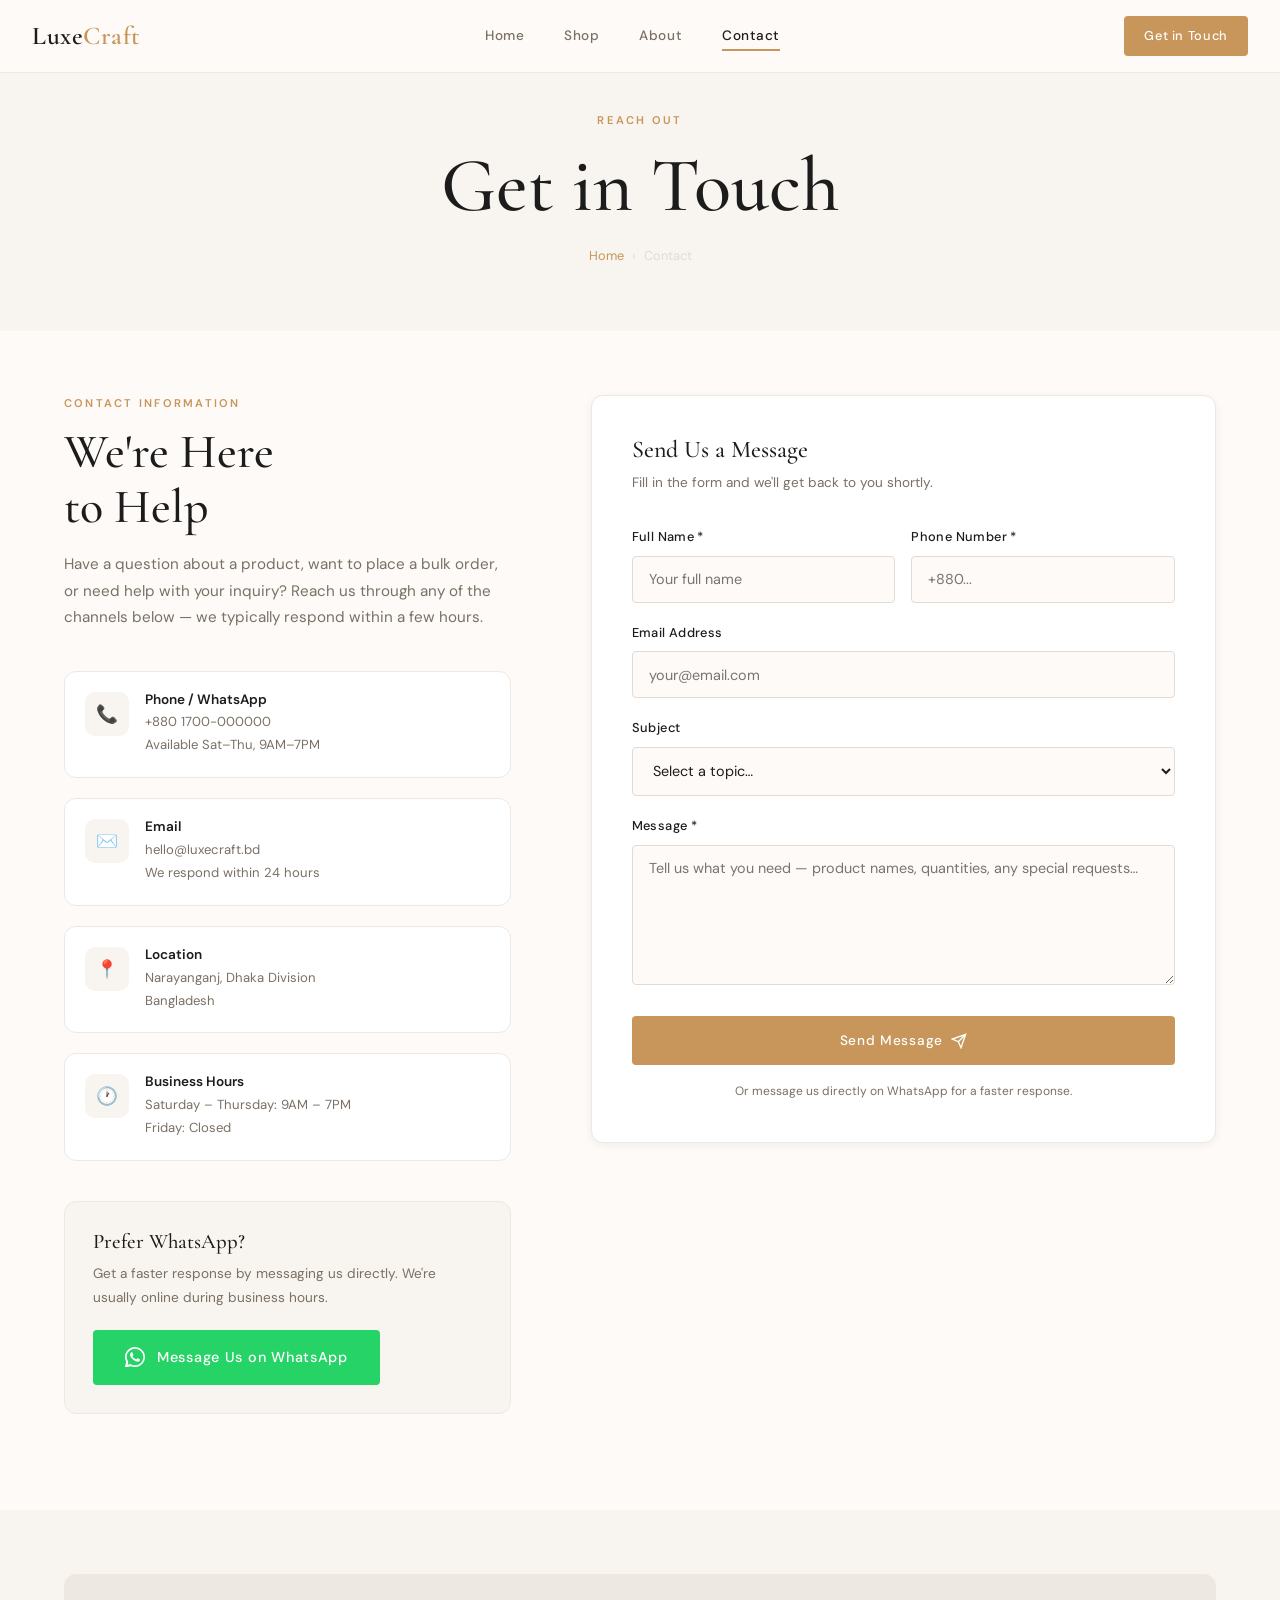
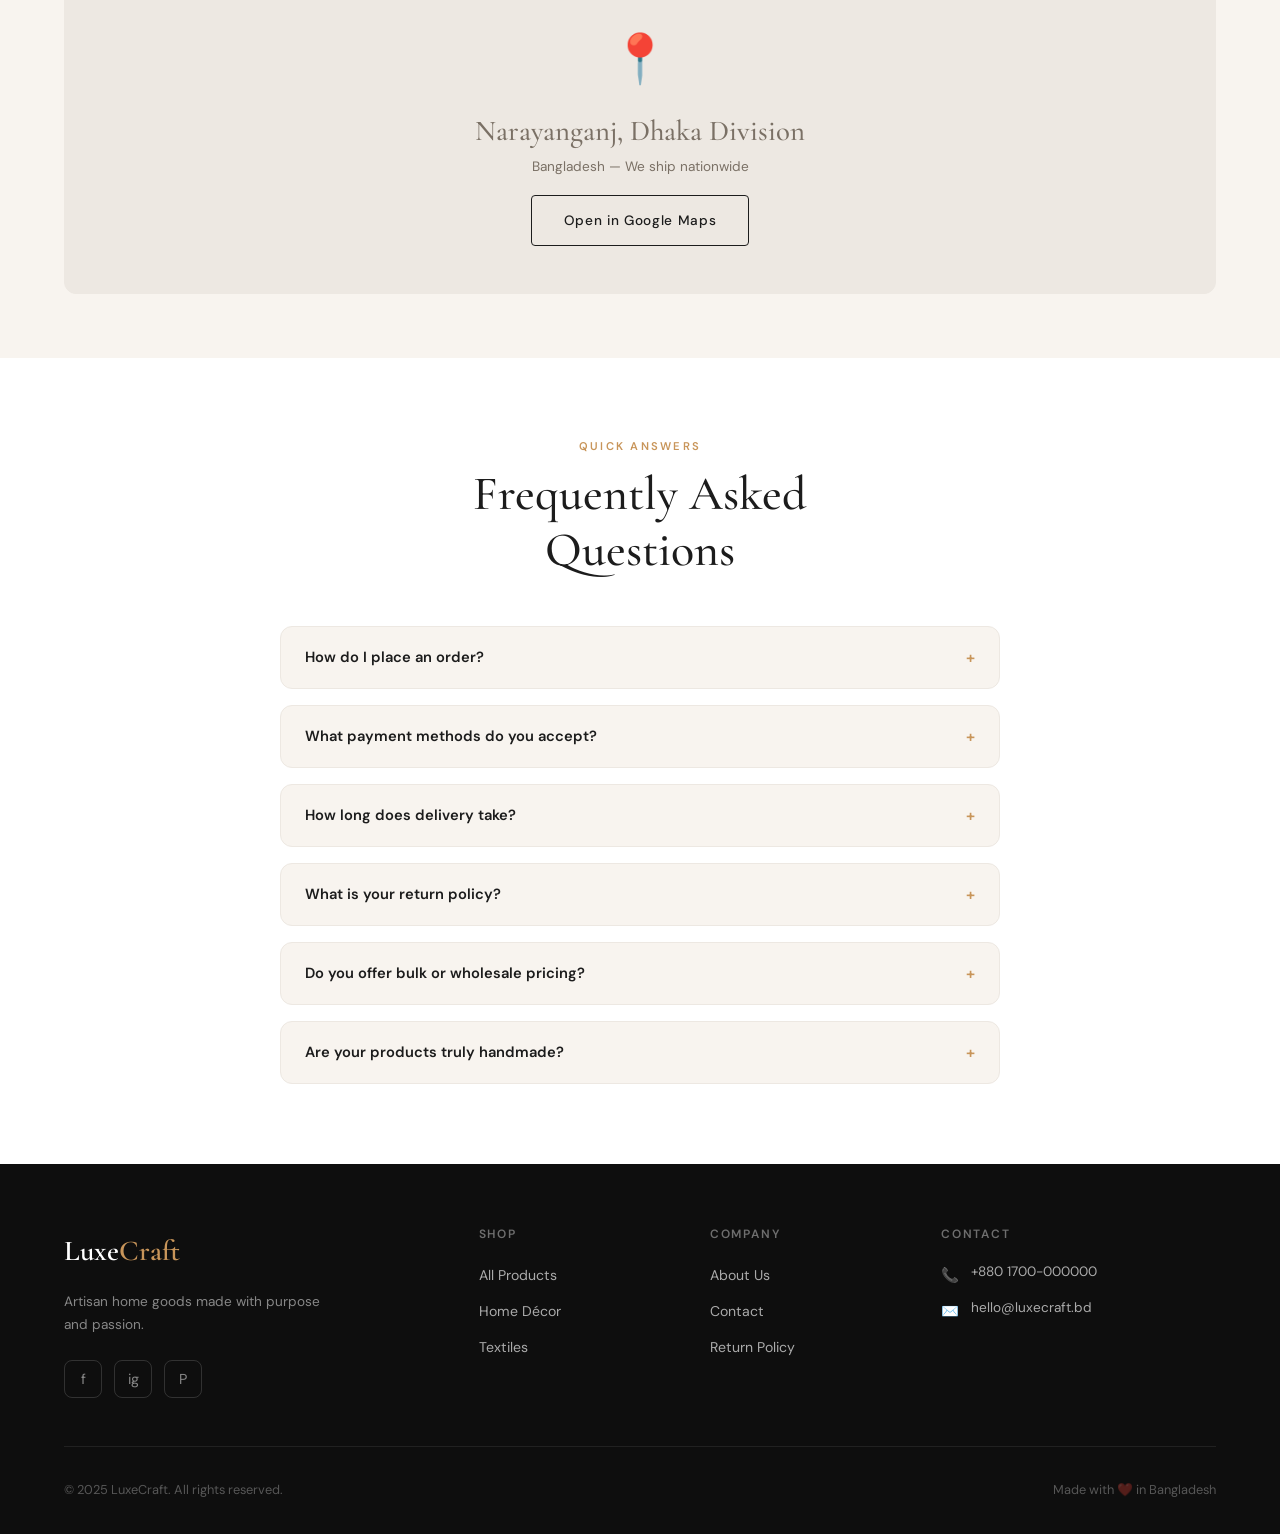
<file: contact.html>
<!DOCTYPE html>
<html lang="en">
<head>
  <meta charset="UTF-8">
  <meta name="viewport" content="width=device-width, initial-scale=1.0">
  <title>Contact Us – LuxeCraft</title>
  <meta name="description" content="Get in touch with LuxeCraft. Send an inquiry, place an order, or chat with us on WhatsApp.">
  <link rel="stylesheet" href="style.css">
</head>
<body>

<nav class="navbar">
  <div class="nav-inner">
    <a href="index.html" class="nav-logo">Luxe<span>Craft</span></a>
    <div class="nav-links">
      <a href="index.html">Home</a>
      <a href="products.html">Shop</a>
      <a href="about.html">About</a>
      <a href="contact.html">Contact</a>
    </div>
    <div class="nav-actions">
      <a href="contact.html" class="btn btn-primary" style="padding:0.6rem 1.25rem;font-size:0.8rem;">Get in Touch</a>
    </div>
    <button class="nav-hamburger" aria-label="Toggle menu">
      <span></span><span></span><span></span>
    </button>
  </div>
</nav>
<div class="mobile-menu">
  <a href="index.html">Home</a>
  <a href="products.html">Shop All Products</a>
  <a href="about.html">About Us</a>
  <a href="contact.html">Contact</a>
</div>

<div class="page-header">
  <div class="container">
    <span class="section-label">Reach Out</span>
    <h1>Get in Touch</h1>
    <div class="breadcrumb">
      <a href="index.html">Home</a>
      <span>›</span>
      <span>Contact</span>
    </div>
  </div>
</div>

<div class="contact-page">
  <div class="container">
    <div class="contact-grid">

      <!-- Contact Info -->
      <div class="contact-info">
        <span class="section-label">Contact Information</span>
        <h2>We're Here<br>to Help</h2>
        <p>Have a question about a product, want to place a bulk order, or need help with your inquiry? Reach us through any of the channels below — we typically respond within a few hours.</p>

        <div class="contact-methods">
          <div class="contact-method">
            <div class="contact-method-icon">📞</div>
            <div>
              <h4>Phone / WhatsApp</h4>
              <p>+880 1700-000000<br>Available Sat–Thu, 9AM–7PM</p>
            </div>
          </div>
          <div class="contact-method">
            <div class="contact-method-icon">✉️</div>
            <div>
              <h4>Email</h4>
              <p>hello@luxecraft.bd<br>We respond within 24 hours</p>
            </div>
          </div>
          <div class="contact-method">
            <div class="contact-method-icon">📍</div>
            <div>
              <h4>Location</h4>
              <p>Narayanganj, Dhaka Division<br>Bangladesh</p>
            </div>
          </div>
          <div class="contact-method">
            <div class="contact-method-icon">🕐</div>
            <div>
              <h4>Business Hours</h4>
              <p>Saturday – Thursday: 9AM – 7PM<br>Friday: Closed</p>
            </div>
          </div>
        </div>

        <!-- WhatsApp CTA -->
        <div style="background:var(--cream);border-radius:var(--radius-lg);padding:1.75rem;border:1px solid var(--border-light);">
          <h4 style="font-family:var(--font-display);font-size:1.3rem;margin-bottom:0.5rem;">Prefer WhatsApp?</h4>
          <p style="font-size:0.85rem;margin-bottom:1.25rem;">Get a faster response by messaging us directly. We're usually online during business hours.</p>
          <a href="https://wa.me/8801700000000?text=Hello!%20I%20found%20your%20store%20and%20have%20a%20question." target="_blank" class="btn btn-whatsapp">
            <svg width="20" height="20" viewBox="0 0 24 24" fill="currentColor"><path d="M17.472 14.382c-.297-.149-1.758-.867-2.03-.967-.273-.099-.471-.148-.67.15-.197.297-.767.966-.94 1.164-.173.199-.347.223-.644.075-.297-.15-1.255-.463-2.39-1.475-.883-.788-1.48-1.761-1.653-2.059-.173-.297-.018-.458.13-.606.134-.133.298-.347.446-.52.149-.174.198-.298.298-.497.099-.198.05-.371-.025-.52-.075-.149-.669-1.612-.916-2.207-.242-.579-.487-.5-.669-.51-.173-.008-.371-.01-.57-.01-.198 0-.52.074-.792.372-.272.297-1.04 1.016-1.04 2.479 0 1.462 1.065 2.875 1.213 3.074.149.198 2.096 3.2 5.077 4.487.709.306 1.262.489 1.694.625.712.227 1.36.195 1.871.118.571-.085 1.758-.719 2.006-1.413.248-.694.248-1.289.173-1.413-.074-.124-.272-.198-.57-.347z"/><path d="M12 0C5.373 0 0 5.373 0 12c0 2.122.554 4.11 1.522 5.836L.057 23.404A1 1 0 0 0 1.09 24.5l5.737-1.495A11.946 11.946 0 0 0 12 24c6.627 0 12-5.373 12-12S18.627 0 12 0zm0 22c-1.89 0-3.663-.522-5.176-1.433l-.371-.22-3.408.888.914-3.32-.242-.383A9.954 9.954 0 0 1 2 12C2 6.477 6.477 2 12 2s10 4.477 10 10-4.477 10-10 10z"/></svg>
            Message Us on WhatsApp
          </a>
        </div>
      </div>

      <!-- Contact Form -->
      <div class="contact-form-card">
        <h3>Send Us a Message</h3>
        <p>Fill in the form and we'll get back to you shortly.</p>

        <form id="contact-form" onsubmit="submitContact(event)">
          <div class="form-row">
            <div class="form-group">
              <label for="name">Full Name *</label>
              <input type="text" id="name" name="name" required placeholder="Your full name">
            </div>
            <div class="form-group">
              <label for="phone">Phone Number *</label>
              <input type="tel" id="phone" name="phone" required placeholder="+880...">
            </div>
          </div>

          <div class="form-group">
            <label for="email">Email Address</label>
            <input type="email" id="email" name="email" placeholder="your@email.com">
          </div>

          <div class="form-group">
            <label for="subject">Subject</label>
            <select id="subject" name="subject">
              <option value="">Select a topic…</option>
              <option value="product-inquiry">Product Inquiry</option>
              <option value="bulk-order">Bulk / Wholesale Order</option>
              <option value="order-status">Order Status</option>
              <option value="return">Return / Exchange</option>
              <option value="other">Other</option>
            </select>
          </div>

          <div class="form-group">
            <label for="message">Message *</label>
            <textarea id="message" name="message" required placeholder="Tell us what you need — product names, quantities, any special requests…" style="min-height:140px;"></textarea>
          </div>

          <div id="form-success" style="display:none;background:rgba(74,140,111,0.1);border:1px solid rgba(74,140,111,0.3);border-radius:var(--radius);padding:1rem;margin-bottom:1rem;color:var(--success);font-size:0.88rem;">
            ✓ Message sent! We'll get back to you soon. You'll also be redirected to WhatsApp.
          </div>

          <div class="form-submit">
            <button type="submit" class="btn btn-primary">
              Send Message
              <svg width="16" height="16" viewBox="0 0 24 24" fill="none" stroke="currentColor" stroke-width="2"><path d="M22 2L11 13M22 2L15 22l-4-9-9-4 20-7z"/></svg>
            </button>
            <p style="font-size:0.75rem;text-align:center;">Or message us directly on WhatsApp for a faster response.</p>
          </div>
        </form>
      </div>
    </div>
  </div>
</div>

<!-- MAP PLACEHOLDER -->
<div style="background:var(--cream);padding:4rem 0;">
  <div class="container">
    <div style="border-radius:var(--radius-lg);overflow:hidden;border:1px solid var(--border-light);background:var(--border-light);height:320px;display:grid;place-items:center;">
      <div style="text-align:center;color:var(--muted);">
        <div style="font-size:3rem;margin-bottom:1rem;">📍</div>
        <h3 style="font-family:var(--font-display);margin-bottom:0.5rem;">Narayanganj, Dhaka Division</h3>
        <p style="font-size:0.85rem;">Bangladesh — We ship nationwide</p>
        <a href="https://maps.google.com/?q=Narayanganj,+Bangladesh" target="_blank" class="btn btn-outline" style="margin-top:1rem;">Open in Google Maps</a>
      </div>
    </div>
  </div>
</div>

<!-- FAQ -->
<section style="background:white;padding:5rem 0;">
  <div class="container">
    <div style="text-align:center;max-width:520px;margin:0 auto 3rem;">
      <span class="section-label">Quick Answers</span>
      <h2>Frequently Asked Questions</h2>
    </div>
    <div style="max-width:720px;margin:0 auto;display:flex;flex-direction:column;gap:1rem;" id="faq">
    </div>
  </div>
</section>

<!-- FOOTER -->
<footer class="footer">
  <div class="container">
    <div class="footer-grid">
      <div class="footer-brand">
        <div class="footer-logo">Luxe<span>Craft</span></div>
        <p class="footer-desc">Artisan home goods made with purpose and passion.</p>
        <div class="footer-social">
          <a href="#" aria-label="Facebook">f</a>
          <a href="#" aria-label="Instagram">ig</a>
          <a href="#" aria-label="Pinterest">P</a>
        </div>
      </div>
      <div class="footer-col">
        <h4>Shop</h4>
        <ul>
          <li><a href="products.html">All Products</a></li>
          <li><a href="products.html?cat=home-decor">Home Décor</a></li>
          <li><a href="products.html?cat=textiles">Textiles</a></li>
        </ul>
      </div>
      <div class="footer-col">
        <h4>Company</h4>
        <ul>
          <li><a href="about.html">About Us</a></li>
          <li><a href="contact.html">Contact</a></li>
          <li><a href="#">Return Policy</a></li>
        </ul>
      </div>
      <div class="footer-col">
        <h4>Contact</h4>
        <div class="footer-contact">
          <div class="footer-contact-item">
            <span class="icon">📞</span>
            <span>+880 1700-000000</span>
          </div>
          <div class="footer-contact-item">
            <span class="icon">✉️</span>
            <span>hello@luxecraft.bd</span>
          </div>
        </div>
      </div>
    </div>
    <div class="footer-bottom">
      <p>© 2025 LuxeCraft. All rights reserved.</p>
      <p>Made with ❤️ in Bangladesh</p>
    </div>
  </div>
</footer>

<script src="main.js"></script>
<script>
  // FAQ Data
  const faqs = [
    { q: "How do I place an order?", a: "Simply click 'Send Inquiry' or 'Order via WhatsApp' on any product page. We'll confirm availability, total price, and delivery details with you directly." },
    { q: "What payment methods do you accept?", a: "We accept bKash, Nagad, Rocket, bank transfer, and Cash on Delivery for most areas within Dhaka Division." },
    { q: "How long does delivery take?", a: "For Dhaka and surrounding areas, delivery typically takes 1–3 business days. For other districts, it may take 3–5 business days." },
    { q: "What is your return policy?", a: "We offer a 30-day return/exchange policy for items that arrive damaged or defective. Simply contact us with photos and we'll arrange a replacement or refund." },
    { q: "Do you offer bulk or wholesale pricing?", a: "Yes! We offer special pricing for bulk orders of 10+ units. Please use the contact form or WhatsApp to discuss your requirements." },
    { q: "Are your products truly handmade?", a: "Every product in our collection is handcrafted by skilled artisans. Minor variations in color, texture, and size are natural characteristics of handmade goods." },
  ];

  function renderFAQ() {
    document.getElementById('faq').innerHTML = faqs.map((item, i) => `
      <div style="background:var(--cream);border-radius:var(--radius-lg);border:1px solid var(--border-light);overflow:hidden;">
        <button
          onclick="toggleFAQ(${i})"
          style="width:100%;text-align:left;padding:1.25rem 1.5rem;display:flex;align-items:center;justify-content:space-between;font-family:var(--font-body);font-size:0.92rem;font-weight:600;color:var(--charcoal);cursor:pointer;background:none;border:none;">
          ${item.q}
          <span id="faq-icon-${i}" style="font-size:1rem;color:var(--accent);transition:transform 0.2s;flex-shrink:0;">+</span>
        </button>
        <div id="faq-ans-${i}" style="display:none;padding:0 1.5rem 1.25rem;font-size:0.88rem;color:var(--muted);line-height:1.7;">
          ${item.a}
        </div>
      </div>
    `).join('');
  }

  function toggleFAQ(i) {
    const ans = document.getElementById(`faq-ans-${i}`);
    const icon = document.getElementById(`faq-icon-${i}`);
    const isOpen = ans.style.display === 'block';
    ans.style.display = isOpen ? 'none' : 'block';
    icon.textContent = isOpen ? '+' : '−';
    icon.style.transform = isOpen ? 'rotate(0deg)' : 'rotate(45deg)';
  }

  function submitContact(e) {
    e.preventDefault();
    const form = e.target;
    const name = form.name.value;
    const phone = form.phone.value;
    const subject = form.subject.value || 'General Inquiry';
    const message = form.message.value;

    document.getElementById('form-success').style.display = 'block';

    const wa = `https://wa.me/8801700000000?text=Hello!%20I%27m%20${encodeURIComponent(name)}.%20Subject:%20${encodeURIComponent(subject)}.%20${encodeURIComponent(message)}%20My%20phone:%20${encodeURIComponent(phone)}`;
    setTimeout(() => window.open(wa, '_blank'), 1000);
    form.reset();
  }

  document.addEventListener('DOMContentLoaded', renderFAQ);
</script>
</body>
</html>
</file>
<file: style.css>
/* ============================================
   LUXE SHOP - Global Styles
   ============================================ */

@import url('https://fonts.googleapis.com/css2?family=Cormorant+Garamond:wght@300;400;500;600;700&family=DM+Sans:wght@300;400;500;600&display=swap');

:root {
  --cream: #F8F4EF;
  --warm-white: #FDFAF7;
  --charcoal: #1C1C1C;
  --dark: #0E0E0E;
  --accent: #C8955A;
  --accent-light: #E8B080;
  --accent-dark: #A07040;
  --muted: #7A7065;
  --border: #E2DBD2;
  --border-light: #EDE8E2;
  --success: #4A8C6F;
  --whatsapp: #25D366;
  --shadow-sm: 0 2px 8px rgba(0,0,0,0.06);
  --shadow-md: 0 8px 32px rgba(0,0,0,0.10);
  --shadow-lg: 0 20px 60px rgba(0,0,0,0.14);
  --radius: 4px;
  --radius-lg: 12px;
  --transition: 0.3s cubic-bezier(0.4, 0, 0.2, 1);
  --font-display: 'Cormorant Garamond', serif;
  --font-body: 'DM Sans', sans-serif;
}

*, *::before, *::after { box-sizing: border-box; margin: 0; padding: 0; }

html { scroll-behavior: smooth; font-size: 16px; }

body {
  font-family: var(--font-body);
  background: var(--warm-white);
  color: var(--charcoal);
  line-height: 1.6;
  -webkit-font-smoothing: antialiased;
}

img { max-width: 100%; height: auto; display: block; }
a { text-decoration: none; color: inherit; }
ul { list-style: none; }
button { cursor: pointer; font-family: var(--font-body); border: none; background: none; }

/* ============================================
   TYPOGRAPHY
   ============================================ */
h1, h2, h3, h4 { font-family: var(--font-display); font-weight: 500; line-height: 1.15; }
h1 { font-size: clamp(2.5rem, 6vw, 5rem); }
h2 { font-size: clamp(1.8rem, 4vw, 3rem); }
h3 { font-size: clamp(1.3rem, 2.5vw, 1.8rem); }
h4 { font-size: 1.2rem; }
p { color: var(--muted); font-size: 0.95rem; line-height: 1.75; }

.section-label {
  font-family: var(--font-body);
  font-size: 0.7rem;
  font-weight: 600;
  letter-spacing: 0.2em;
  text-transform: uppercase;
  color: var(--accent);
  display: block;
  margin-bottom: 0.75rem;
}

/* ============================================
   LAYOUT
   ============================================ */
.container { max-width: 1200px; margin: 0 auto; padding: 0 1.5rem; }
.container-wide { max-width: 1440px; margin: 0 auto; padding: 0 2rem; }
section { padding: 6rem 0; }

/* ============================================
   BUTTONS
   ============================================ */
.btn {
  display: inline-flex;
  align-items: center;
  gap: 0.5rem;
  padding: 0.85rem 2rem;
  font-family: var(--font-body);
  font-size: 0.85rem;
  font-weight: 500;
  letter-spacing: 0.05em;
  border-radius: var(--radius);
  transition: var(--transition);
  white-space: nowrap;
}
.btn-primary {
  background: var(--accent);
  color: white;
}
.btn-primary:hover { background: var(--accent-dark); transform: translateY(-1px); box-shadow: var(--shadow-md); }

.btn-outline {
  border: 1.5px solid var(--charcoal);
  color: var(--charcoal);
}
.btn-outline:hover { background: var(--charcoal); color: white; }

.btn-ghost {
  color: var(--accent);
  padding: 0;
  font-size: 0.85rem;
  font-weight: 500;
  letter-spacing: 0.04em;
}
.btn-ghost:hover { color: var(--accent-dark); }
.btn-ghost svg { transition: transform 0.2s; }
.btn-ghost:hover svg { transform: translateX(4px); }

.btn-whatsapp {
  background: var(--whatsapp);
  color: white;
  padding: 1rem 2rem;
  font-size: 0.9rem;
  border-radius: var(--radius);
  gap: 0.75rem;
}
.btn-whatsapp:hover { background: #20b858; transform: translateY(-2px); box-shadow: 0 8px 24px rgba(37,211,102,0.3); }

/* ============================================
   NAVBAR
   ============================================ */
.navbar {
  position: fixed;
  top: 0;
  left: 0;
  right: 0;
  z-index: 1000;
  background: rgba(253, 250, 247, 0.95);
  backdrop-filter: blur(12px);
  border-bottom: 1px solid var(--border-light);
  transition: var(--transition);
}
.navbar.scrolled { box-shadow: var(--shadow-sm); }

.nav-inner {
  display: flex;
  align-items: center;
  justify-content: space-between;
  height: 72px;
  padding: 0 2rem;
  max-width: 1440px;
  margin: 0 auto;
}

.nav-logo {
  font-family: var(--font-display);
  font-size: 1.6rem;
  font-weight: 600;
  color: var(--charcoal);
  letter-spacing: 0.02em;
}
.nav-logo span { color: var(--accent); }

.nav-links {
  display: flex;
  align-items: center;
  gap: 2.5rem;
}
.nav-links a {
  font-size: 0.85rem;
  font-weight: 500;
  color: var(--muted);
  letter-spacing: 0.04em;
  transition: color 0.2s;
  position: relative;
}
.nav-links a::after {
  content: '';
  position: absolute;
  bottom: -4px;
  left: 0;
  right: 0;
  height: 1.5px;
  background: var(--accent);
  transform: scaleX(0);
  transition: transform 0.2s;
}
.nav-links a:hover, .nav-links a.active { color: var(--charcoal); }
.nav-links a:hover::after, .nav-links a.active::after { transform: scaleX(1); }

.nav-actions { display: flex; align-items: center; gap: 1rem; }

.nav-hamburger {
  display: none;
  flex-direction: column;
  gap: 5px;
  padding: 0.5rem;
  cursor: pointer;
}
.nav-hamburger span {
  display: block;
  width: 24px;
  height: 2px;
  background: var(--charcoal);
  transition: var(--transition);
}

.mobile-menu {
  display: none;
  position: fixed;
  top: 72px;
  left: 0;
  right: 0;
  background: var(--warm-white);
  border-bottom: 1px solid var(--border);
  padding: 1.5rem 2rem;
  flex-direction: column;
  gap: 1rem;
  z-index: 999;
  box-shadow: var(--shadow-md);
}
.mobile-menu.open { display: flex; }
.mobile-menu a { font-size: 1rem; font-weight: 500; color: var(--charcoal); padding: 0.5rem 0; border-bottom: 1px solid var(--border-light); }

/* ============================================
   HERO SECTION
   ============================================ */
.hero {
  min-height: 100vh;
  display: grid;
  grid-template-columns: 1fr 1fr;
  align-items: center;
  padding-top: 72px;
  overflow: hidden;
  background: var(--cream);
}

.hero-content {
  padding: 5rem 4rem 5rem 8%;
  max-width: 680px;
}

.hero-badge {
  display: inline-flex;
  align-items: center;
  gap: 0.5rem;
  background: white;
  border: 1px solid var(--border);
  border-radius: 100px;
  padding: 0.4rem 1rem 0.4rem 0.5rem;
  font-size: 0.75rem;
  font-weight: 500;
  color: var(--muted);
  margin-bottom: 2rem;
}
.hero-badge .dot { width: 8px; height: 8px; background: var(--success); border-radius: 50%; }

.hero-title {
  margin-bottom: 1.5rem;
  color: var(--dark);
}
.hero-title em {
  font-style: italic;
  color: var(--accent);
}

.hero-desc {
  font-size: 1rem;
  margin-bottom: 2.5rem;
  max-width: 460px;
}

.hero-actions {
  display: flex;
  align-items: center;
  gap: 1.5rem;
  flex-wrap: wrap;
}

.hero-stats {
  display: flex;
  gap: 3rem;
  margin-top: 4rem;
  padding-top: 2rem;
  border-top: 1px solid var(--border);
}
.hero-stat-num {
  font-family: var(--font-display);
  font-size: 2rem;
  font-weight: 600;
  color: var(--charcoal);
  display: block;
}
.hero-stat-label { font-size: 0.75rem; color: var(--muted); letter-spacing: 0.08em; text-transform: uppercase; }

.hero-visual {
  position: relative;
  height: 100vh;
  min-height: 600px;
  overflow: hidden;
}

.hero-image-main {
  width: 100%;
  height: 100%;
  object-fit: cover;
}

.hero-floating-card {
  position: absolute;
  bottom: 2.5rem;
  left: -2rem;
  background: white;
  border-radius: var(--radius-lg);
  padding: 1.25rem 1.5rem;
  box-shadow: var(--shadow-lg);
  display: flex;
  align-items: center;
  gap: 1rem;
  min-width: 220px;
}
.hero-card-icon { width: 44px; height: 44px; background: var(--cream); border-radius: 10px; display: grid; place-items: center; font-size: 1.4rem; }
.hero-card-label { font-size: 0.7rem; color: var(--muted); margin-bottom: 2px; }
.hero-card-value { font-weight: 600; font-size: 0.9rem; color: var(--charcoal); }

/* ============================================
   ABOUT SECTION
   ============================================ */
.about { background: white; }

.about-grid {
  display: grid;
  grid-template-columns: 1fr 1fr;
  gap: 6rem;
  align-items: center;
}

.about-images {
  position: relative;
  height: 520px;
}
.about-img-main {
  position: absolute;
  width: 72%;
  height: 420px;
  object-fit: cover;
  border-radius: var(--radius-lg);
  top: 0;
  left: 0;
}
.about-img-accent {
  position: absolute;
  width: 48%;
  height: 260px;
  object-fit: cover;
  border-radius: var(--radius-lg);
  bottom: 0;
  right: 0;
  border: 6px solid white;
  box-shadow: var(--shadow-lg);
}

.about-content .section-label { margin-bottom: 1rem; }
.about-content h2 { margin-bottom: 1.5rem; }
.about-content p { margin-bottom: 1.5rem; }

.about-features { display: flex; flex-direction: column; gap: 1rem; margin-top: 2rem; }
.about-feature {
  display: flex;
  align-items: flex-start;
  gap: 1rem;
}
.about-feature-icon {
  width: 40px;
  height: 40px;
  background: var(--cream);
  border-radius: 10px;
  display: grid;
  place-items: center;
  flex-shrink: 0;
  color: var(--accent);
  font-size: 1.1rem;
}
.about-feature h4 { font-family: var(--font-body); font-size: 0.9rem; font-weight: 600; color: var(--charcoal); margin-bottom: 0.2rem; }
.about-feature p { font-size: 0.82rem; margin: 0; }

/* ============================================
   PRODUCTS SECTION (Homepage)
   ============================================ */
.products-preview { background: var(--cream); }

.section-header {
  display: flex;
  align-items: flex-end;
  justify-content: space-between;
  margin-bottom: 3rem;
  gap: 2rem;
  flex-wrap: wrap;
}
.section-header h2 { margin: 0; }

.products-grid {
  display: grid;
  grid-template-columns: repeat(auto-fill, minmax(280px, 1fr));
  gap: 1.5rem;
}

/* ============================================
   PRODUCT CARD
   ============================================ */
.product-card {
  background: white;
  border-radius: var(--radius-lg);
  overflow: hidden;
  border: 1px solid var(--border-light);
  transition: var(--transition);
  cursor: pointer;
}
.product-card:hover { transform: translateY(-4px); box-shadow: var(--shadow-lg); border-color: transparent; }

.product-card-image {
  position: relative;
  overflow: hidden;
  aspect-ratio: 4/3;
  background: var(--cream);
}
.product-card-image img {
  width: 100%;
  height: 100%;
  object-fit: cover;
  transition: transform 0.5s cubic-bezier(0.4, 0, 0.2, 1);
}
.product-card:hover .product-card-image img { transform: scale(1.05); }

.product-badge {
  position: absolute;
  top: 1rem;
  left: 1rem;
  background: var(--accent);
  color: white;
  font-size: 0.68rem;
  font-weight: 600;
  letter-spacing: 0.08em;
  text-transform: uppercase;
  padding: 0.25rem 0.65rem;
  border-radius: 100px;
}
.product-badge.new { background: var(--success); }
.product-badge.sale { background: #C05B5B; }

.product-card-actions {
  position: absolute;
  top: 1rem;
  right: 1rem;
  display: flex;
  flex-direction: column;
  gap: 0.5rem;
  opacity: 0;
  transform: translateX(8px);
  transition: var(--transition);
}
.product-card:hover .product-card-actions { opacity: 1; transform: translateX(0); }

.product-action-btn {
  width: 36px;
  height: 36px;
  background: white;
  border-radius: 50%;
  display: grid;
  place-items: center;
  box-shadow: var(--shadow-sm);
  border: 1px solid var(--border-light);
  transition: var(--transition);
  font-size: 0.9rem;
}
.product-action-btn:hover { background: var(--accent); color: white; border-color: var(--accent); }

.product-card-body { padding: 1.25rem; }
.product-category { font-size: 0.7rem; color: var(--muted); letter-spacing: 0.1em; text-transform: uppercase; margin-bottom: 0.4rem; }
.product-name { font-family: var(--font-display); font-size: 1.15rem; font-weight: 500; color: var(--charcoal); margin-bottom: 0.4rem; }
.product-desc { font-size: 0.8rem; color: var(--muted); margin-bottom: 1rem; line-height: 1.5; display: -webkit-box; -webkit-line-clamp: 2; -webkit-box-orient: vertical; overflow: hidden; }

.product-footer {
  display: flex;
  align-items: center;
  justify-content: space-between;
}
.product-price { font-family: var(--font-display); font-size: 1.3rem; font-weight: 600; color: var(--charcoal); }
.product-price-old { font-size: 0.85rem; color: var(--muted); text-decoration: line-through; margin-left: 0.5rem; font-family: var(--font-body); }

.product-view-btn {
  font-size: 0.78rem;
  font-weight: 600;
  color: var(--accent);
  letter-spacing: 0.04em;
  display: flex;
  align-items: center;
  gap: 0.3rem;
  transition: gap 0.2s;
}
.product-view-btn:hover { gap: 0.6rem; }

/* ============================================
   TESTIMONIALS
   ============================================ */
.testimonials { background: white; }

.testimonials-grid {
  display: grid;
  grid-template-columns: repeat(auto-fill, minmax(320px, 1fr));
  gap: 1.5rem;
  margin-top: 3rem;
}

.testimonial-card {
  background: var(--cream);
  border-radius: var(--radius-lg);
  padding: 2rem;
  position: relative;
  border: 1px solid var(--border-light);
}

.testimonial-stars { color: var(--accent); font-size: 0.9rem; margin-bottom: 1rem; letter-spacing: 2px; }
.testimonial-text { font-size: 0.92rem; color: var(--charcoal); line-height: 1.7; margin-bottom: 1.5rem; font-style: italic; }
.testimonial-author { display: flex; align-items: center; gap: 0.75rem; }
.testimonial-avatar {
  width: 42px;
  height: 42px;
  border-radius: 50%;
  object-fit: cover;
  background: var(--border);
  display: grid;
  place-items: center;
  font-size: 1.2rem;
  overflow: hidden;
}
.testimonial-name { font-weight: 600; font-size: 0.88rem; color: var(--charcoal); }
.testimonial-role { font-size: 0.75rem; color: var(--muted); }

.trust-badges {
  display: flex;
  align-items: center;
  justify-content: center;
  gap: 3rem;
  margin-top: 4rem;
  padding-top: 3rem;
  border-top: 1px solid var(--border);
  flex-wrap: wrap;
}
.trust-badge {
  display: flex;
  align-items: center;
  gap: 0.75rem;
  color: var(--muted);
}
.trust-badge-icon { font-size: 1.5rem; color: var(--accent); }
.trust-badge-text { font-size: 0.82rem; font-weight: 500; color: var(--charcoal); }

/* ============================================
   FOOTER
   ============================================ */
.footer {
  background: var(--dark);
  color: white;
  padding: 4rem 0 2rem;
}

.footer-grid {
  display: grid;
  grid-template-columns: 2fr 1fr 1fr 1.5fr;
  gap: 3rem;
  margin-bottom: 3rem;
}

.footer-brand { max-width: 280px; }
.footer-logo {
  font-family: var(--font-display);
  font-size: 1.8rem;
  font-weight: 600;
  margin-bottom: 1rem;
}
.footer-logo span { color: var(--accent); }
.footer-desc { font-size: 0.85rem; color: rgba(255,255,255,0.5); line-height: 1.7; margin-bottom: 1.5rem; }

.footer-social { display: flex; gap: 0.75rem; }
.footer-social a {
  width: 38px;
  height: 38px;
  border: 1px solid rgba(255,255,255,0.15);
  border-radius: 8px;
  display: grid;
  place-items: center;
  color: rgba(255,255,255,0.5);
  font-size: 0.9rem;
  transition: var(--transition);
}
.footer-social a:hover { border-color: var(--accent); color: var(--accent); }

.footer-col h4 {
  font-family: var(--font-body);
  font-size: 0.75rem;
  font-weight: 600;
  letter-spacing: 0.15em;
  text-transform: uppercase;
  color: rgba(255,255,255,0.4);
  margin-bottom: 1.25rem;
}
.footer-col ul { display: flex; flex-direction: column; gap: 0.65rem; }
.footer-col ul li a { font-size: 0.88rem; color: rgba(255,255,255,0.65); transition: color 0.2s; }
.footer-col ul li a:hover { color: white; }

.footer-contact { display: flex; flex-direction: column; gap: 0.75rem; }
.footer-contact-item { display: flex; align-items: flex-start; gap: 0.75rem; }
.footer-contact-item .icon { color: var(--accent); font-size: 0.9rem; margin-top: 3px; }
.footer-contact-item span { font-size: 0.85rem; color: rgba(255,255,255,0.65); line-height: 1.5; }

.footer-bottom {
  display: flex;
  align-items: center;
  justify-content: space-between;
  padding-top: 2rem;
  border-top: 1px solid rgba(255,255,255,0.08);
  flex-wrap: wrap;
  gap: 1rem;
}
.footer-bottom p { font-size: 0.8rem; color: rgba(255,255,255,0.3); margin: 0; }

/* ============================================
   PAGE HEADER (Inner Pages)
   ============================================ */
.page-header {
  padding: 7rem 0 4rem;
  background: var(--cream);
  text-align: center;
}
.page-header h1 { margin-bottom: 1rem; }
.breadcrumb {
  display: flex;
  align-items: center;
  justify-content: center;
  gap: 0.5rem;
  font-size: 0.8rem;
  color: var(--muted);
}
.breadcrumb a { color: var(--accent); }
.breadcrumb span { color: var(--border); }

/* ============================================
   PRODUCTS PAGE
   ============================================ */
.products-page { padding: 4rem 0 6rem; background: var(--warm-white); }

.products-layout { display: grid; grid-template-columns: 260px 1fr; gap: 3rem; align-items: start; }

/* Sidebar Filters */
.sidebar { position: sticky; top: 100px; }
.sidebar-card { background: white; border-radius: var(--radius-lg); border: 1px solid var(--border-light); overflow: hidden; }
.sidebar-header {
  padding: 1.25rem 1.5rem;
  display: flex;
  align-items: center;
  justify-content: space-between;
  border-bottom: 1px solid var(--border-light);
}
.sidebar-header h4 { font-family: var(--font-body); font-size: 0.88rem; font-weight: 600; color: var(--charcoal); }
.sidebar-clear { font-size: 0.75rem; color: var(--accent); cursor: pointer; font-weight: 500; }

.filter-group { padding: 1.25rem 1.5rem; border-bottom: 1px solid var(--border-light); }
.filter-group:last-child { border-bottom: none; }
.filter-group-title { font-size: 0.75rem; font-weight: 600; letter-spacing: 0.1em; text-transform: uppercase; color: var(--muted); margin-bottom: 1rem; }

.filter-option {
  display: flex;
  align-items: center;
  gap: 0.75rem;
  margin-bottom: 0.6rem;
  cursor: pointer;
}
.filter-option input[type="checkbox"] { display: none; }
.filter-checkbox {
  width: 18px;
  height: 18px;
  border: 1.5px solid var(--border);
  border-radius: 4px;
  display: grid;
  place-items: center;
  flex-shrink: 0;
  transition: var(--transition);
  font-size: 0.65rem;
  color: white;
}
.filter-option input:checked + .filter-checkbox { background: var(--accent); border-color: var(--accent); }
.filter-option input:checked + .filter-checkbox::after { content: '✓'; }
.filter-label { font-size: 0.85rem; color: var(--charcoal); }
.filter-count { font-size: 0.72rem; color: var(--muted); margin-left: auto; }

.price-range { margin-top: 0.5rem; }
.price-inputs { display: flex; gap: 0.75rem; align-items: center; }
.price-input {
  flex: 1;
  padding: 0.5rem 0.75rem;
  border: 1.5px solid var(--border);
  border-radius: var(--radius);
  font-family: var(--font-body);
  font-size: 0.85rem;
  color: var(--charcoal);
  transition: border-color 0.2s;
}
.price-input:focus { outline: none; border-color: var(--accent); }
.price-sep { color: var(--muted); font-size: 0.85rem; flex-shrink: 0; }

/* Products Main */
.products-toolbar {
  display: flex;
  align-items: center;
  justify-content: space-between;
  margin-bottom: 1.5rem;
  flex-wrap: wrap;
  gap: 1rem;
}
.products-count { font-size: 0.85rem; color: var(--muted); }
.products-count strong { color: var(--charcoal); }

.toolbar-right { display: flex; align-items: center; gap: 1rem; }
.sort-select {
  padding: 0.5rem 1rem;
  border: 1.5px solid var(--border);
  border-radius: var(--radius);
  font-family: var(--font-body);
  font-size: 0.85rem;
  color: var(--charcoal);
  background: white;
  cursor: pointer;
  transition: border-color 0.2s;
}
.sort-select:focus { outline: none; border-color: var(--accent); }

.view-toggle { display: flex; gap: 0.4rem; }
.view-btn {
  width: 36px;
  height: 36px;
  border: 1.5px solid var(--border);
  border-radius: var(--radius);
  display: grid;
  place-items: center;
  color: var(--muted);
  transition: var(--transition);
  font-size: 0.9rem;
  background: white;
}
.view-btn.active { border-color: var(--accent); color: var(--accent); background: rgba(200,149,90,0.05); }

#products-container { display: grid; grid-template-columns: repeat(auto-fill, minmax(240px, 1fr)); gap: 1.25rem; }
#products-container.list-view { grid-template-columns: 1fr; }

/* ============================================
   PRODUCT DETAIL PAGE
   ============================================ */
.product-detail { padding: 4rem 0 6rem; background: var(--warm-white); }

.product-detail-grid {
  display: grid;
  grid-template-columns: 1fr 1fr;
  gap: 5rem;
  align-items: start;
}

.product-images { position: sticky; top: 100px; }
.product-image-main {
  width: 100%;
  aspect-ratio: 1;
  object-fit: cover;
  border-radius: var(--radius-lg);
  margin-bottom: 1rem;
  background: var(--cream);
}
.product-thumbnails { display: flex; gap: 0.75rem; flex-wrap: wrap; }
.product-thumb {
  width: 72px;
  height: 72px;
  object-fit: cover;
  border-radius: 8px;
  cursor: pointer;
  border: 2px solid transparent;
  transition: border-color 0.2s;
  background: var(--cream);
}
.product-thumb.active { border-color: var(--accent); }

.product-info .section-label { margin-bottom: 0.5rem; }
.product-info h1 { font-size: clamp(1.8rem, 3vw, 2.8rem); margin-bottom: 0.75rem; }
.product-rating { display: flex; align-items: center; gap: 0.75rem; margin-bottom: 1.5rem; }
.product-stars { color: var(--accent); font-size: 0.85rem; }
.product-rating-text { font-size: 0.82rem; color: var(--muted); }

.product-price-display {
  display: flex;
  align-items: baseline;
  gap: 1rem;
  margin-bottom: 1.5rem;
}
.product-price-main { font-family: var(--font-display); font-size: 2.5rem; font-weight: 600; color: var(--charcoal); }
.product-price-original { font-size: 1.2rem; color: var(--muted); text-decoration: line-through; }
.product-discount { background: rgba(192,91,91,0.12); color: #C05B5B; font-size: 0.8rem; font-weight: 600; padding: 0.2rem 0.6rem; border-radius: 100px; }

.product-divider { height: 1px; background: var(--border-light); margin: 1.5rem 0; }

.product-description { font-size: 0.92rem; line-height: 1.8; margin-bottom: 1.5rem; }

.product-specs { margin-bottom: 2rem; }
.product-spec { display: flex; gap: 1rem; padding: 0.6rem 0; border-bottom: 1px solid var(--border-light); font-size: 0.85rem; }
.product-spec-label { color: var(--muted); min-width: 120px; }
.product-spec-value { color: var(--charcoal); font-weight: 500; }

.product-actions { display: flex; flex-direction: column; gap: 1rem; }
.product-actions .btn { width: 100%; justify-content: center; padding: 1rem; font-size: 0.9rem; }

.product-guarantee {
  margin-top: 1.5rem;
  display: flex;
  align-items: center;
  gap: 0.75rem;
  padding: 1rem 1.25rem;
  background: var(--cream);
  border-radius: var(--radius);
  font-size: 0.82rem;
  color: var(--muted);
}
.product-guarantee-icon { color: var(--success); font-size: 1.1rem; }

/* Related Products */
.related-products { padding: 5rem 0; background: white; }

/* ============================================
   CONTACT PAGE
   ============================================ */
.contact-page { padding: 4rem 0 6rem; background: var(--warm-white); }

.contact-grid {
  display: grid;
  grid-template-columns: 1fr 1.4fr;
  gap: 5rem;
  align-items: start;
}

.contact-info h2 { margin-bottom: 1rem; }
.contact-info > p { margin-bottom: 2.5rem; }

.contact-methods { display: flex; flex-direction: column; gap: 1.25rem; margin-bottom: 2.5rem; }
.contact-method {
  display: flex;
  align-items: flex-start;
  gap: 1rem;
  padding: 1.25rem;
  background: white;
  border-radius: var(--radius-lg);
  border: 1px solid var(--border-light);
  transition: var(--transition);
}
.contact-method:hover { border-color: var(--accent); box-shadow: var(--shadow-sm); }
.contact-method-icon {
  width: 44px;
  height: 44px;
  background: var(--cream);
  border-radius: 10px;
  display: grid;
  place-items: center;
  color: var(--accent);
  font-size: 1.1rem;
  flex-shrink: 0;
}
.contact-method h4 { font-family: var(--font-body); font-size: 0.85rem; font-weight: 600; color: var(--charcoal); margin-bottom: 0.25rem; }
.contact-method p { font-size: 0.82rem; margin: 0; }

.contact-form-card {
  background: white;
  border-radius: var(--radius-lg);
  padding: 2.5rem;
  border: 1px solid var(--border-light);
  box-shadow: var(--shadow-sm);
}
.contact-form-card h3 { font-size: 1.5rem; margin-bottom: 0.5rem; }
.contact-form-card > p { font-size: 0.85rem; margin-bottom: 2rem; }

.form-group { margin-bottom: 1.25rem; }
.form-group label { display: block; font-size: 0.8rem; font-weight: 500; color: var(--charcoal); margin-bottom: 0.5rem; letter-spacing: 0.03em; }
.form-group input,
.form-group textarea,
.form-group select {
  width: 100%;
  padding: 0.85rem 1rem;
  border: 1.5px solid var(--border);
  border-radius: var(--radius);
  font-family: var(--font-body);
  font-size: 0.9rem;
  color: var(--charcoal);
  background: var(--warm-white);
  transition: border-color 0.2s, box-shadow 0.2s;
  resize: vertical;
}
.form-group input:focus,
.form-group textarea:focus,
.form-group select:focus {
  outline: none;
  border-color: var(--accent);
  box-shadow: 0 0 0 3px rgba(200,149,90,0.1);
  background: white;
}
.form-group textarea { min-height: 120px; }
.form-row { display: grid; grid-template-columns: 1fr 1fr; gap: 1rem; }

.form-submit { margin-top: 1.5rem; display: flex; flex-direction: column; gap: 1rem; }
.form-submit .btn { width: 100%; justify-content: center; padding: 1rem; }

/* ============================================
   CART / INQUIRY SIDEBAR
   ============================================ */
.inquiry-sidebar {
  position: fixed;
  top: 0;
  right: -420px;
  width: 420px;
  height: 100vh;
  background: white;
  z-index: 2000;
  box-shadow: var(--shadow-lg);
  display: flex;
  flex-direction: column;
  transition: right 0.35s cubic-bezier(0.4, 0, 0.2, 1);
}
.inquiry-sidebar.open { right: 0; }

.sidebar-overlay {
  position: fixed;
  inset: 0;
  background: rgba(0,0,0,0.4);
  z-index: 1999;
  opacity: 0;
  pointer-events: none;
  transition: opacity 0.35s;
}
.sidebar-overlay.visible { opacity: 1; pointer-events: all; }

.inquiry-header {
  display: flex;
  align-items: center;
  justify-content: space-between;
  padding: 1.5rem 1.75rem;
  border-bottom: 1px solid var(--border-light);
}
.inquiry-header h3 { font-size: 1.3rem; }
.inquiry-close {
  width: 36px;
  height: 36px;
  border-radius: 50%;
  display: grid;
  place-items: center;
  background: var(--cream);
  border: 1px solid var(--border-light);
  font-size: 1rem;
  color: var(--muted);
  cursor: pointer;
  transition: var(--transition);
}
.inquiry-close:hover { background: var(--border); color: var(--charcoal); }

.inquiry-body { padding: 1.75rem; flex: 1; overflow-y: auto; }
.inquiry-product { display: flex; gap: 1rem; margin-bottom: 1.5rem; padding-bottom: 1.5rem; border-bottom: 1px solid var(--border-light); }
.inquiry-product img { width: 70px; height: 70px; object-fit: cover; border-radius: 8px; background: var(--cream); }
.inquiry-product h4 { font-family: var(--font-display); font-size: 1rem; margin-bottom: 0.25rem; }
.inquiry-product p { font-size: 0.8rem; margin: 0; }

.inquiry-footer {
  padding: 1.75rem;
  border-top: 1px solid var(--border-light);
  display: flex;
  flex-direction: column;
  gap: 0.75rem;
}

/* ============================================
   TOAST / NOTIFICATION
   ============================================ */
.toast {
  position: fixed;
  bottom: 2rem;
  left: 50%;
  transform: translateX(-50%) translateY(100px);
  background: var(--charcoal);
  color: white;
  padding: 0.85rem 1.75rem;
  border-radius: 100px;
  font-size: 0.85rem;
  font-weight: 500;
  z-index: 3000;
  transition: transform 0.3s cubic-bezier(0.4, 0, 0.2, 1);
  white-space: nowrap;
  display: flex;
  align-items: center;
  gap: 0.5rem;
}
.toast.show { transform: translateX(-50%) translateY(0); }
.toast.success { background: var(--success); }

/* ============================================
   ANIMATIONS
   ============================================ */
@keyframes fadeInUp {
  from { opacity: 0; transform: translateY(24px); }
  to { opacity: 1; transform: translateY(0); }
}
.fade-in-up { animation: fadeInUp 0.6s ease forwards; }
.delay-1 { animation-delay: 0.1s; opacity: 0; }
.delay-2 { animation-delay: 0.2s; opacity: 0; }
.delay-3 { animation-delay: 0.3s; opacity: 0; }
.delay-4 { animation-delay: 0.4s; opacity: 0; }

/* ============================================
   RESPONSIVE
   ============================================ */
@media (max-width: 1100px) {
  .products-layout { grid-template-columns: 220px 1fr; gap: 2rem; }
  .footer-grid { grid-template-columns: 1fr 1fr; }
}

@media (max-width: 900px) {
  section { padding: 4rem 0; }
  .hero { grid-template-columns: 1fr; min-height: auto; }
  .hero-content { padding: 6rem 2rem 3rem; max-width: 100%; }
  .hero-visual { height: 50vw; min-height: 280px; }
  .hero-floating-card { display: none; }
  .about-grid { grid-template-columns: 1fr; gap: 3rem; }
  .about-images { height: 300px; }
  .product-detail-grid { grid-template-columns: 1fr; gap: 3rem; }
  .product-images { position: static; }
  .contact-grid { grid-template-columns: 1fr; gap: 3rem; }
  .products-layout { grid-template-columns: 1fr; }
  .sidebar { position: static; }
  .nav-links { display: none; }
  .nav-hamburger { display: flex; }
  .hero-stats { gap: 1.5rem; }
  .footer-grid { grid-template-columns: 1fr 1fr; gap: 2rem; }
  .footer-brand { grid-column: 1 / -1; }
}

@media (max-width: 600px) {
  .container { padding: 0 1rem; }
  .container-wide { padding: 0 1rem; }
  .hero-content { padding: 5rem 1rem 2rem; }
  .hero-actions { flex-direction: column; align-items: flex-start; }
  .hero-stats { flex-wrap: wrap; gap: 1.5rem; }
  .section-header { flex-direction: column; align-items: flex-start; }
  .footer-grid { grid-template-columns: 1fr; }
  .footer-bottom { flex-direction: column; text-align: center; }
  .trust-badges { gap: 1.5rem; }
  .form-row { grid-template-columns: 1fr; }
  .products-toolbar { flex-direction: column; align-items: flex-start; }
  .inquiry-sidebar { width: 100%; right: -100%; }
  .testimonials-grid { grid-template-columns: 1fr; }
  .nav-inner { padding: 0 1rem; }
  .page-header { padding: 6rem 1rem 3rem; }
}
</file>
